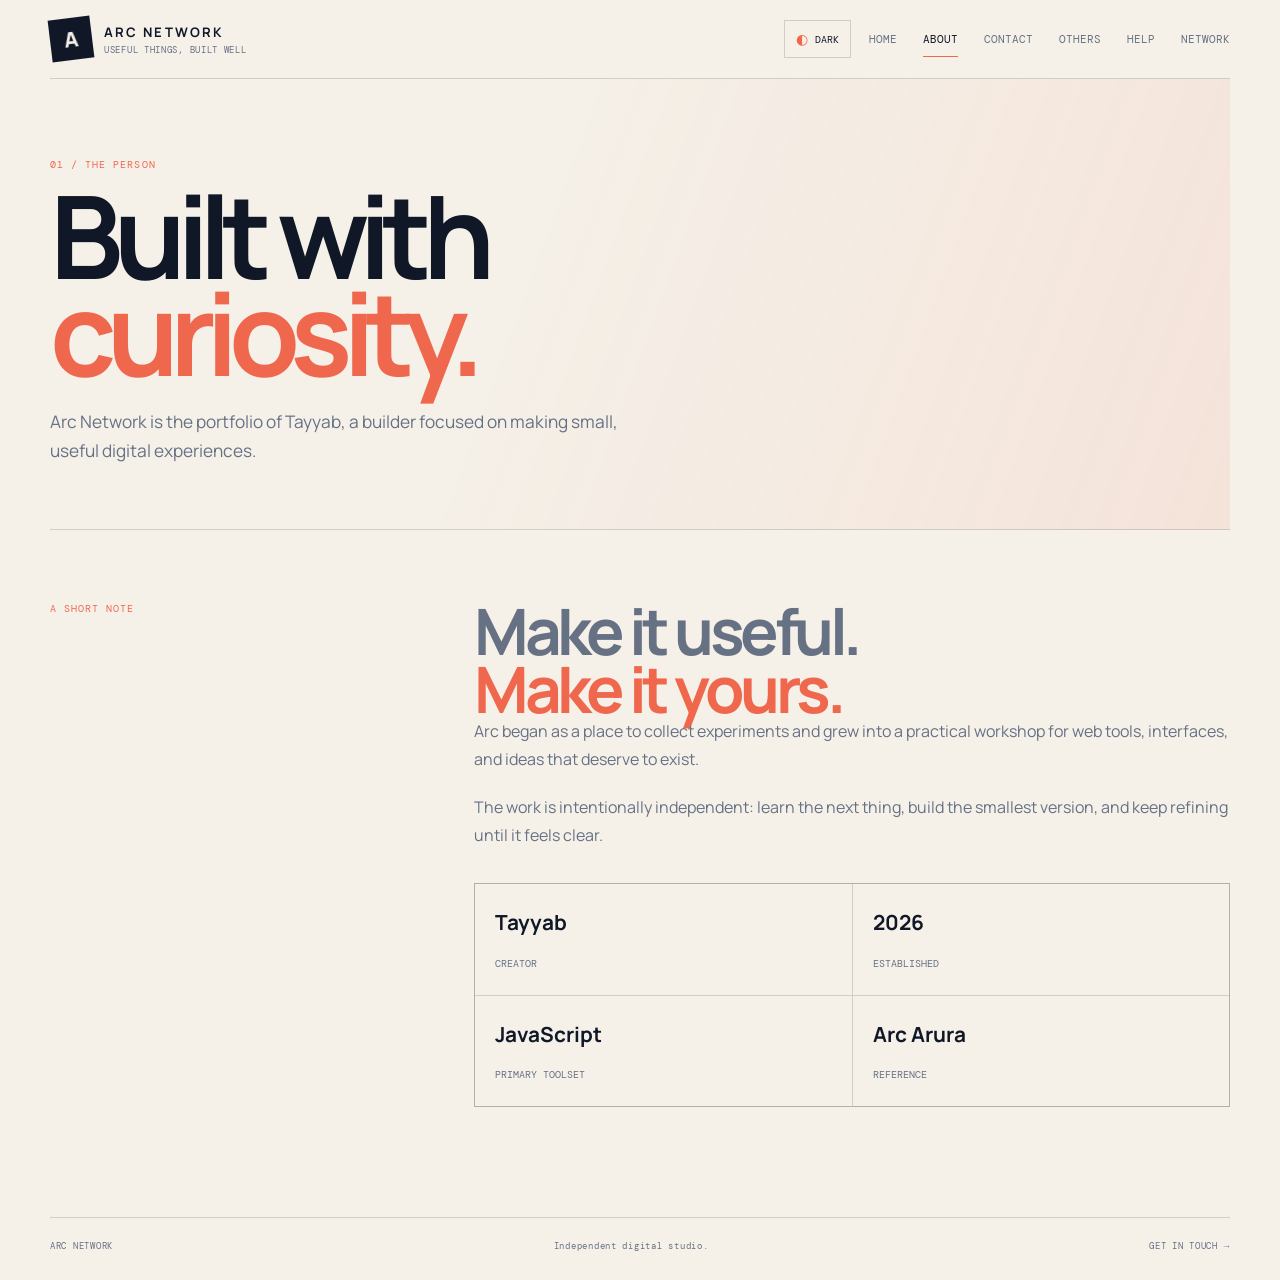
<file: HTML/about.html>
<!DOCTYPE html>
<html lang="en">
<head>
    <meta charset="UTF-8">
    <meta name="viewport" content="width=device-width, initial-scale=1.0">
    <title>About Arc Network | Arc Portfolio</title>
    <meta name="description" content="Learn about Tayyab and the ideas behind Arc Network's useful digital tools.">
    <meta name="robots" content="index, follow">
    <meta name="googlebot" content="index, follow">
    <link rel="canonical" href="https://arc-network.vercel.app/Arc%20Portfolio/HTML/about.html">
    <meta property="og:type" content="website">
    <meta property="og:site_name" content="Arc Network">
    <meta property="og:title" content="About Arc Network | Arc Portfolio">
    <meta property="og:description" content="Learn about Tayyab and the ideas behind Arc Network's useful digital tools.">
    <meta property="og:url" content="https://arc-network.vercel.app/Arc%20Portfolio/HTML/about.html">
    <meta property="og:image" content="https://arc-network.vercel.app/Arc%20Portfolio/Assets/arc-mark.svg">
    <meta name="twitter:card" content="summary_large_image">
    <meta name="twitter:title" content="About Arc Network | Arc Portfolio">
    <meta name="twitter:description" content="Learn about Tayyab and the ideas behind Arc Network's useful digital tools.">
    <meta name="twitter:image" content="https://arc-network.vercel.app/Arc%20Portfolio/Assets/arc-mark.svg">
    <link rel="icon" type="image/svg+xml" href="../Assets/arc-mark.svg">
    <link rel="apple-touch-icon" href="../Assets/arc-mark.svg">
    <link rel="manifest" href="../site.webmanifest">
    <link rel="stylesheet" href="../CSS/subpage.css">
</head>
<body>
    <header class="sub-header"><a class="brand" href="../index.html"><span class="brand-mark">A</span><span class="brand-copy"><strong>ARC NETWORK</strong><small>USEFUL THINGS, BUILT WELL</small></span></a><button class="theme-toggle" id="themeToggle" type="button" aria-label="Switch to dark theme" aria-pressed="false"><span class="theme-icon">◐</span><span class="theme-label">Dark</span></button><button class="menu-toggle" type="button" aria-expanded="false">Menu</button><nav class="sub-nav" aria-label="Main navigation"><a href="../index.html">Home</a><a class="is-active" href="./about.html">About</a><a href="./contact.html">Contact</a><a href="./others.html">Others</a><a href="./help.html">Help</a><a href="./network.html">Network</a></nav></header>
    <main class="sub-main"><section class="page-hero reveal"><p class="eyebrow">01 / THE PERSON</p><h1>Built with<br><em>curiosity.</em></h1><p>Arc Network is the portfolio of Tayyab, a builder focused on making small, useful digital experiences.</p></section><section class="content-grid reveal"><p class="section-label">A SHORT NOTE</p><div class="content-copy"><h2>Make it useful.<br><em>Make it yours.</em></h2><p>Arc began as a place to collect experiments and grew into a practical workshop for web tools, interfaces, and ideas that deserve to exist.</p><p>The work is intentionally independent: learn the next thing, build the smallest version, and keep refining until it feels clear.</p><div class="info-list"><div class="info-item"><strong>Tayyab</strong><span>Creator</span></div><div class="info-item"><strong>2026</strong><span>Established</span></div><div class="info-item"><strong>JavaScript</strong><span>Primary toolset</span></div><div class="info-item"><strong>Arc Arura</strong><span>Reference</span></div></div></div></section></main>
    <footer class="sub-footer"><span>ARC NETWORK</span><p>Independent digital studio.</p><span><a href="./contact.html">GET IN TOUCH →</a></span></footer><script src="../JS/theme.js"></script><script src="../JS/others.js"></script>
</body>
</html>
</file>
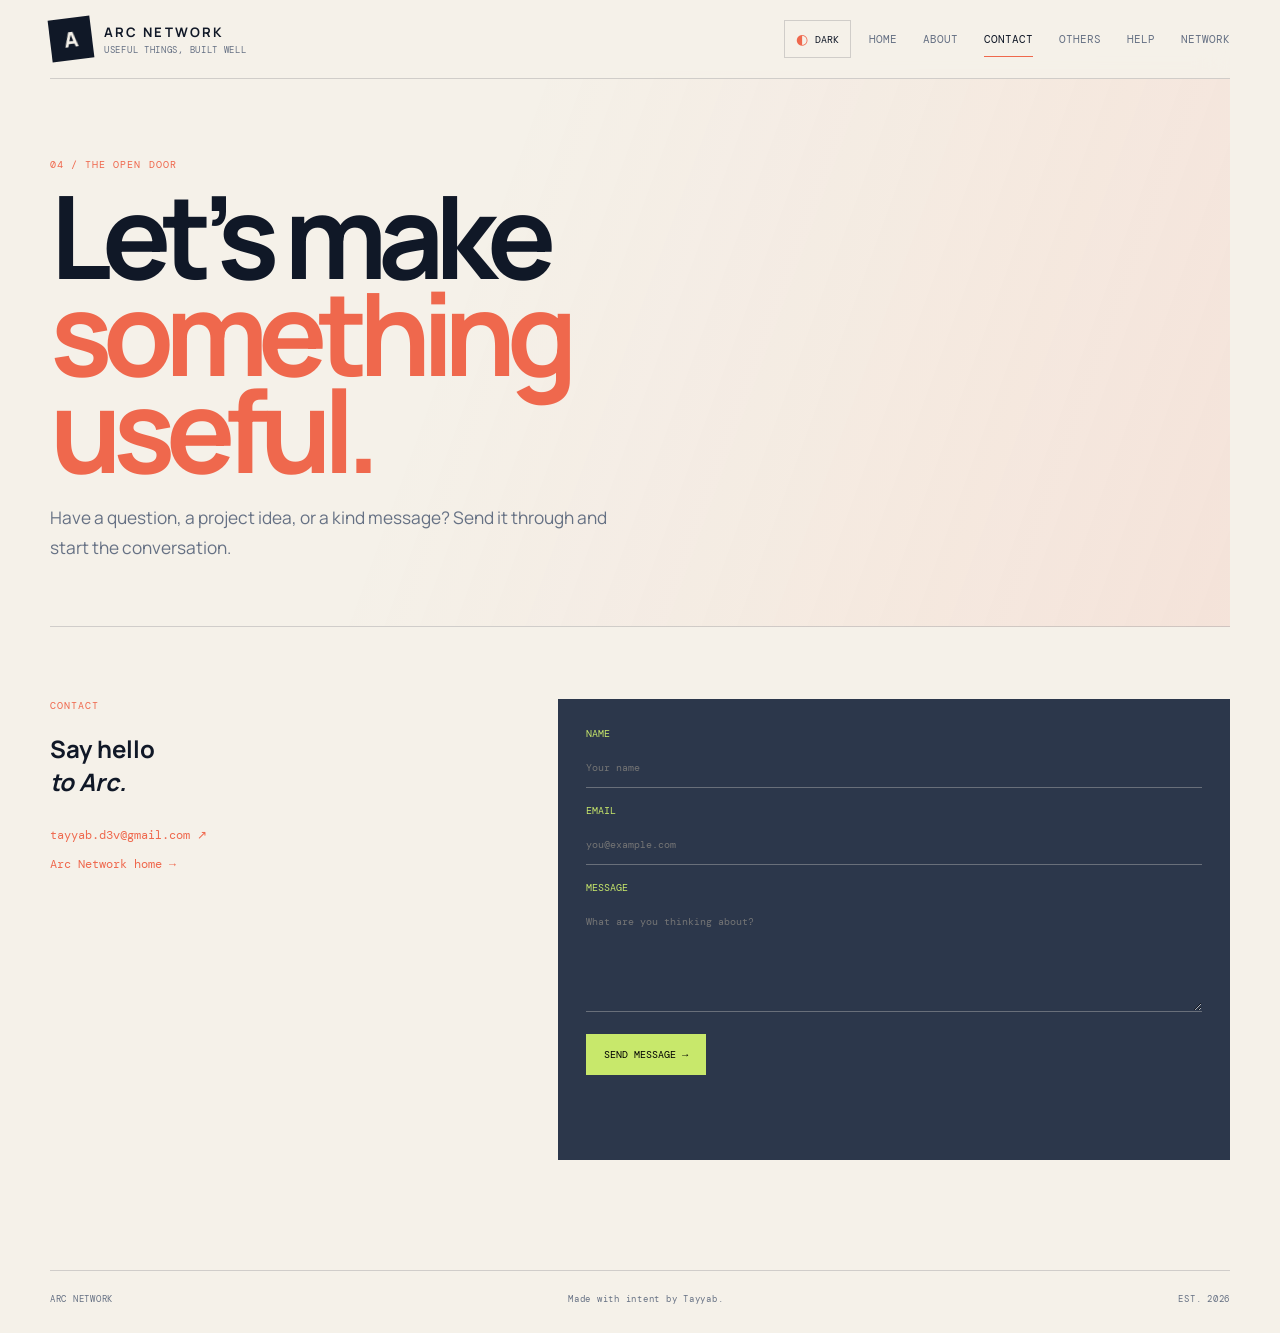
<file: HTML/contact.html>
<!DOCTYPE html>
<html lang="en">
<head>
    <meta charset="UTF-8">
    <meta name="viewport" content="width=device-width, initial-scale=1.0">
    <title>Contact Arc Network | Arc Portfolio</title>
    <meta name="description" content="Contact Tayyab about Arc Network projects, collaborations, and useful digital tools.">
    <meta name="robots" content="index, follow">
    <meta name="googlebot" content="index, follow">
    <link rel="canonical" href="https://arc-network.vercel.app/Arc%20Portfolio/HTML/contact.html">
    <meta property="og:type" content="website">
    <meta property="og:site_name" content="Arc Network">
    <meta property="og:title" content="Contact Arc Network | Arc Portfolio">
    <meta property="og:description" content="Contact Tayyab about Arc Network projects, collaborations, and useful digital tools.">
    <meta property="og:url" content="https://arc-network.vercel.app/Arc%20Portfolio/HTML/contact.html">
    <meta property="og:image" content="https://arc-network.vercel.app/Arc%20Portfolio/Assets/arc-mark.svg">
    <meta name="twitter:card" content="summary_large_image">
    <meta name="twitter:title" content="Contact Arc Network | Arc Portfolio">
    <meta name="twitter:description" content="Contact Tayyab about Arc Network projects, collaborations, and useful digital tools.">
    <meta name="twitter:image" content="https://arc-network.vercel.app/Arc%20Portfolio/Assets/arc-mark.svg">
    <link rel="icon" type="image/svg+xml" href="../Assets/arc-mark.svg">
    <link rel="apple-touch-icon" href="../Assets/arc-mark.svg">
    <link rel="manifest" href="../site.webmanifest">
    <link rel="stylesheet" href="../CSS/contact.css">
</head>
<body>
    <header class="sub-header"><a class="brand" href="../index.html"><span class="brand-mark">A</span><span class="brand-copy"><strong>ARC NETWORK</strong><small>USEFUL THINGS, BUILT WELL</small></span></a><button class="theme-toggle" id="themeToggle" type="button" aria-label="Switch to dark theme" aria-pressed="false"><span class="theme-icon">◐</span><span class="theme-label">Dark</span></button><button class="menu-toggle" type="button" aria-expanded="false">Menu</button><nav class="sub-nav" aria-label="Main navigation"><a href="../index.html">Home</a><a href="./about.html">About</a><a class="is-active" href="./contact.html">Contact</a><a href="./others.html">Others</a><a href="./help.html">Help</a><a href="./network.html">Network</a></nav></header>
    <main class="sub-main"><section class="page-hero reveal"><p class="eyebrow">04 / THE OPEN DOOR</p><h1>Let’s make<br><em>something useful.</em></h1><p>Have a question, a project idea, or a kind message? Send it through and start the conversation.</p></section><section class="contact-layout reveal"><div><p class="section-label">CONTACT</p><h2>Say hello<br><em>to Arc.</em></h2><div class="contact-links"><a href="mailto:tayyab.d3v@gmail.com">tayyab.d3v@gmail.com ↗</a><a href="../index.html">Arc Network home →</a></div></div><form class="contact-form" id="contactForm" action="https://formspree.io/f/xeaoovke" method="POST"><input type="hidden" name="_subject" value="New Arc Network message"><label>Name<input name="name" required placeholder="Your name"></label><label>Email<input name="email" type="email" required placeholder="you@example.com"></label><label>Message<textarea name="message" required placeholder="What are you thinking about?"></textarea></label><button type="submit">Send message →</button><p class="form-status" id="formStatus" role="status"></p></form></section></main>
    <footer class="sub-footer"><span>ARC NETWORK</span><p>Made with intent by Tayyab.</p><span>EST. 2026</span></footer><script src="../JS/theme.js"></script><script src="../JS/contact.js"></script>
</body>
</html>
</file>
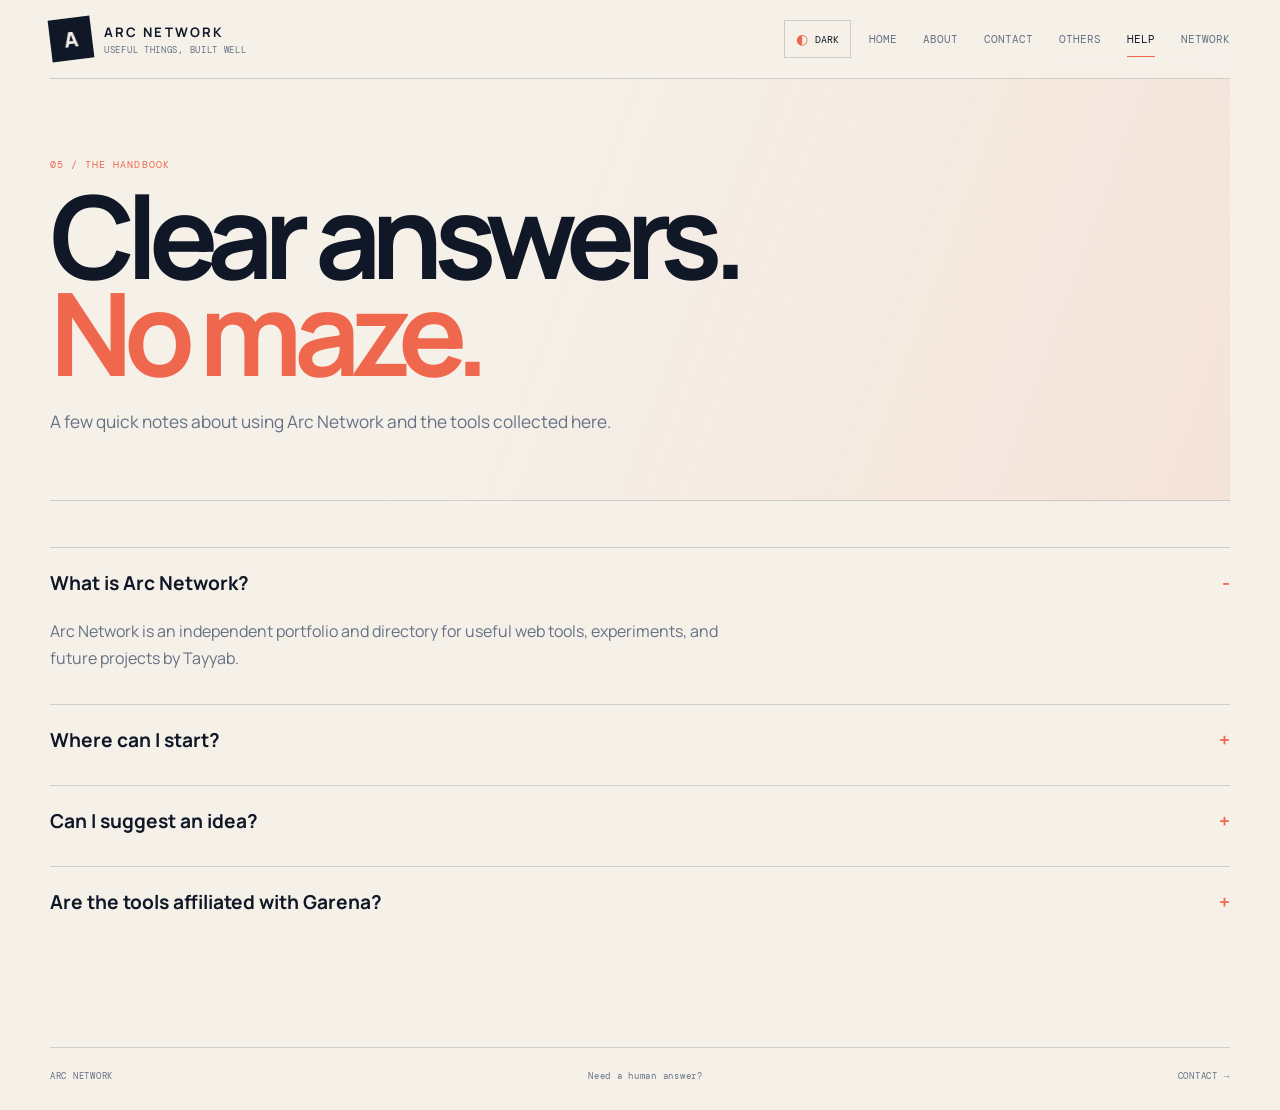
<file: HTML/help.html>
<!DOCTYPE html>
<html lang="en">
<head>
    <meta charset="UTF-8">
    <meta name="viewport" content="width=device-width, initial-scale=1.0">
    <title>Help and FAQ | Arc Network</title>
    <meta name="description" content="Find answers about Arc Network, its tools, and how to get support.">
    <meta name="robots" content="index, follow">
    <meta name="googlebot" content="index, follow">
    <link rel="canonical" href="https://arc-network.vercel.app/Arc%20Portfolio/HTML/help.html">
    <meta property="og:type" content="website">
    <meta property="og:site_name" content="Arc Network">
    <meta property="og:title" content="Help and FAQ | Arc Network">
    <meta property="og:description" content="Find answers about Arc Network, its tools, and how to get support.">
    <meta property="og:url" content="https://arc-network.vercel.app/Arc%20Portfolio/HTML/help.html">
    <meta property="og:image" content="https://arc-network.vercel.app/Arc%20Portfolio/Assets/arc-mark.svg">
    <meta name="twitter:card" content="summary_large_image">
    <meta name="twitter:title" content="Help and FAQ | Arc Network">
    <meta name="twitter:description" content="Find answers about Arc Network, its tools, and how to get support.">
    <meta name="twitter:image" content="https://arc-network.vercel.app/Arc%20Portfolio/Assets/arc-mark.svg">
    <link rel="icon" type="image/svg+xml" href="../Assets/arc-mark.svg">
    <link rel="apple-touch-icon" href="../Assets/arc-mark.svg">
    <link rel="manifest" href="../site.webmanifest">
    <link rel="stylesheet" href="../CSS/subpage.css">
</head>
<body>
    <header class="sub-header"><a class="brand" href="../index.html"><span class="brand-mark">A</span><span class="brand-copy"><strong>ARC NETWORK</strong><small>USEFUL THINGS, BUILT WELL</small></span></a><button class="theme-toggle" id="themeToggle" type="button" aria-label="Switch to dark theme" aria-pressed="false"><span class="theme-icon">◐</span><span class="theme-label">Dark</span></button><button class="menu-toggle" type="button" aria-expanded="false">Menu</button><nav class="sub-nav" aria-label="Main navigation"><a href="../index.html">Home</a><a href="./about.html">About</a><a href="./contact.html">Contact</a><a href="./others.html">Others</a><a class="is-active" href="./help.html">Help</a><a href="./network.html">Network</a></nav></header>
    <main class="sub-main"><section class="page-hero reveal"><p class="eyebrow">05 / THE HANDBOOK</p><h1>Clear answers.<br><em>No maze.</em></h1><p>A few quick notes about using Arc Network and the tools collected here.</p></section><section class="faq-list reveal"><details class="faq-item" open><summary>What is Arc Network?</summary><p>Arc Network is an independent portfolio and directory for useful web tools, experiments, and future projects by Tayyab.</p></details><details class="faq-item"><summary>Where can I start?</summary><p>Visit the Projects page or open Free Fire Inventory from the featured work cards on the homepage.</p></details><details class="faq-item"><summary>Can I suggest an idea?</summary><p>Yes. Use the Contact page to send a project idea, question, or collaboration note.</p></details><details class="faq-item"><summary>Are the tools affiliated with Garena?</summary><p>No. The Free Fire tool is an unofficial fan-made utility and is not affiliated with, endorsed by, or sponsored by Garena.</p></details></section></main>
    <footer class="sub-footer"><span>ARC NETWORK</span><p>Need a human answer?</p><span><a href="./contact.html">CONTACT →</a></span></footer><script src="../JS/theme.js"></script><script src="../JS/others.js"></script>
</body>
</html>
</file>
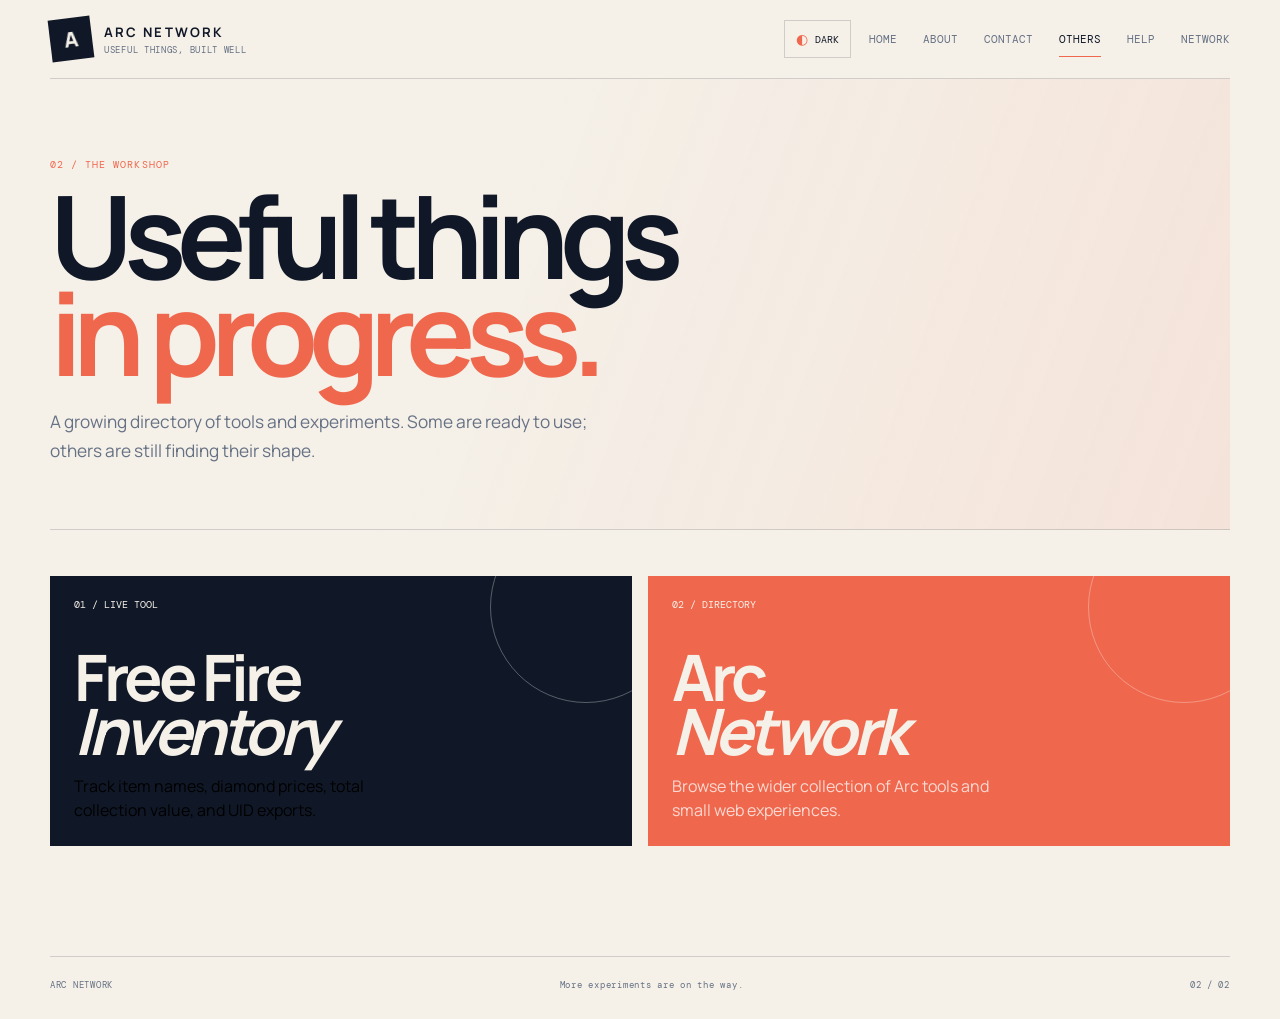
<file: HTML/others.html>
<!DOCTYPE html>
<html lang="en">
<head>
    <meta charset="UTF-8">
    <meta name="viewport" content="width=device-width, initial-scale=1.0">
    <title>Projects and Tools | Arc Network</title>
    <meta name="description" content="Explore the useful tools and web experiments built inside Arc Network.">
    <meta name="robots" content="index, follow">
    <meta name="googlebot" content="index, follow">
    <link rel="canonical" href="https://arc-network.vercel.app/Arc%20Portfolio/HTML/others.html">
    <meta property="og:type" content="website">
    <meta property="og:site_name" content="Arc Network">
    <meta property="og:title" content="Projects and Tools | Arc Network">
    <meta property="og:description" content="Explore the useful tools and web experiments built inside Arc Network.">
    <meta property="og:url" content="https://arc-network.vercel.app/Arc%20Portfolio/HTML/others.html">
    <meta property="og:image" content="https://arc-network.vercel.app/Arc%20Portfolio/Assets/arc-mark.svg">
    <meta name="twitter:card" content="summary_large_image">
    <meta name="twitter:title" content="Projects and Tools | Arc Network">
    <meta name="twitter:description" content="Explore the useful tools and web experiments built inside Arc Network.">
    <meta name="twitter:image" content="https://arc-network.vercel.app/Arc%20Portfolio/Assets/arc-mark.svg">
    <link rel="icon" type="image/svg+xml" href="../Assets/arc-mark.svg">
    <link rel="apple-touch-icon" href="../Assets/arc-mark.svg">
    <link rel="manifest" href="../site.webmanifest">
    <link rel="stylesheet" href="../CSS/subpage.css">
</head>
<body>
    <header class="sub-header"><a class="brand" href="../index.html"><span class="brand-mark">A</span><span class="brand-copy"><strong>ARC NETWORK</strong><small>USEFUL THINGS, BUILT WELL</small></span></a><button class="theme-toggle" id="themeToggle" type="button" aria-label="Switch to dark theme" aria-pressed="false"><span class="theme-icon">◐</span><span class="theme-label">Dark</span></button><button class="menu-toggle" type="button" aria-expanded="false">Menu</button><nav class="sub-nav" aria-label="Main navigation"><a href="../index.html">Home</a><a href="./about.html">About</a><a href="./contact.html">Contact</a><a class="is-active" href="./others.html">Others</a><a href="./help.html">Help</a><a href="./network.html">Network</a></nav></header>
    <main class="sub-main"><section class="page-hero reveal"><p class="eyebrow">02 / THE WORKSHOP</p><h1>Useful things<br><em>in progress.</em></h1><p>A growing directory of tools and experiments. Some are ready to use; others are still finding their shape.</p></section><section class="card-grid reveal"><a class="work-card" href="https://freefire-inventory.vercel.app"><small>01 / LIVE TOOL</small><h2>Free Fire<br><em>Inventory</em></h2><p style="color: black;">Track item names, diamond prices, total collection value, and UID exports.</p></a><a class="work-card" href="https://arc-arura.vercel.app"><small>02 / DIRECTORY</small><h2>Arc<br><em>Network</em></h2><p>Browse the wider collection of Arc tools and small web experiences.</p></a></section></main>
    <footer class="sub-footer"><span>ARC NETWORK</span><p>More experiments are on the way.</p><span>02 / 02</span></footer><script src="../JS/theme.js"></script><script src="../JS/others.js"></script>
</body>
</html>
</file>
<file: CSS/subpage.css>
@import url('https://fonts.googleapis.com/css2?family=DM+Mono:wght@400;500&family=Manrope:wght@400;500;600;700;800&display=swap');

:root { --ink:#101827; --paper:#f5f1e9; --line:rgba(16,24,39,.16); --muted:#667184; --coral:#ef684d; --lime:#c8e86b; }
html[data-theme='dark'] { --ink:#f5f1e9; --paper:#101827; --line:rgba(245,241,233,.18); --muted:#a8b1c0; --coral:#ff8066; --lime:#d8f47b; }
* { box-sizing:border-box; }
html { scroll-behavior:smooth; }
body { min-width:320px; margin:0; color:var(--ink); font-family:'Manrope',sans-serif; background:var(--paper); }
a { color:inherit; text-decoration:none; }
a:focus-visible,button:focus-visible,input:focus-visible,textarea:focus-visible { outline:2px solid var(--coral); outline-offset:4px; }
.sub-header { position:relative; z-index:5; width:min(1180px,calc(100% - 64px)); margin:0 auto; padding:24px 0; display:flex; align-items:center; justify-content:space-between; border-bottom:1px solid var(--line); }
.brand { display:flex; align-items:center; gap:12px; }.brand-mark { display:grid; width:42px; height:42px; place-items:center; color:var(--paper); background:var(--ink); font-size:1.3rem; font-weight:800; transform:rotate(-7deg); }.brand-copy { display:grid; gap:3px; }.brand-copy strong { font-size:.82rem; letter-spacing:.16em; }.brand-copy small { color:var(--muted); font-family:'DM Mono',monospace; font-size:.55rem; letter-spacing:.08em; }.sub-nav { display:flex; gap:26px; color:var(--muted); font-family:'DM Mono',monospace; font-size:.68rem; text-transform:uppercase; }.sub-nav a { padding:10px 0; border-bottom:1px solid transparent; }.sub-nav a:hover,.sub-nav a.is-active { color:var(--ink); border-color:var(--coral); }.menu-toggle { display:none; border:1px solid var(--ink); padding:9px 12px; color:var(--ink); background:transparent; font-family:'DM Mono',monospace; font-size:.65rem; text-transform:uppercase; }
.theme-toggle { display:inline-flex; align-items:center; gap:7px; margin-left:auto; margin-right:18px; border:1px solid var(--line); padding:9px 11px; color:var(--ink); background:transparent; font-family:'DM Mono',monospace; font-size:.62rem; text-transform:uppercase; cursor:pointer; }.theme-toggle:hover { color:var(--paper); background:var(--ink); }.theme-icon { color:var(--coral); font-size:.9rem; }
.sub-main { width:min(1180px,calc(100% - 64px)); margin:0 auto; }.page-hero { padding:88px 0 64px; border-bottom:1px solid var(--line); }.eyebrow,.section-label { margin:0 0 16px; color:var(--coral); font-family:'DM Mono',monospace; font-size:.65rem; letter-spacing:.1em; text-transform:uppercase; }.page-hero h1 { max-width:800px; margin:0; font-size:clamp(4rem,9vw,8rem); line-height:.84; letter-spacing:-.08em; }.page-hero h1 em,.content-grid h2 em { color:var(--coral); font-style:normal; }.page-hero p:last-child { max-width:590px; margin:26px 0 0; color:var(--muted); font-size:1.08rem; line-height:1.7; }
.content-grid { display:grid; grid-template-columns:.65fr 1.35fr; gap:60px; padding:72px 0 110px; }.content-grid h2 { margin:0; font-size:clamp(2.4rem,5vw,4.7rem); line-height:.9; letter-spacing:-.07em; }.content-copy { color:var(--muted); line-height:1.75; }.content-copy p { margin:0 0 20px; }.content-copy strong { color:var(--ink); }.info-list { display:grid; grid-template-columns:repeat(2,1fr); gap:1px; margin-top:34px; background:var(--line); border:1px solid var(--line); }.info-item { padding:20px; background:var(--paper); }.info-item strong { display:block; margin-bottom:6px; font-size:1.3rem; }.info-item span { color:var(--muted); font-family:'DM Mono',monospace; font-size:.6rem; text-transform:uppercase; }
.card-grid { display:grid; grid-template-columns:repeat(2,1fr); gap:16px; padding:46px 0 110px; }.work-card { position:relative; min-height:270px; padding:24px; display:flex; flex-direction:column; justify-content:flex-end; overflow:hidden; color:var(--paper); background:var(--ink); }.work-card:nth-child(2n) { background:var(--coral); }.work-card::after { content:''; position:absolute; width:190px; height:190px; top:-65px; right:-50px; border:1px solid rgba(255,255,255,.3); border-radius:50%; }.work-card small { position:absolute; top:22px; left:24px; font-family:'DM Mono',monospace; font-size:.6rem; }.work-card h2 { position:relative; z-index:1; margin:0; font-size:clamp(2rem,5vw,4rem); line-height:.85; letter-spacing:-.07em; }.work-card p { max-width:340px; margin:16px 0 0; color:rgba(255,255,255,.75); line-height:1.5; }
.contact-layout { display:grid; grid-template-columns:.8fr 1.2fr; gap:60px; padding:72px 0 110px; }.contact-links { display:grid; gap:14px; margin-top:30px; }.contact-links a { color:var(--coral); font-family:'DM Mono',monospace; font-size:.72rem; }.contact-form { display:grid; gap:16px; padding:28px; background:var(--ink); color:var(--paper); }.contact-form label { display:grid; gap:8px; color:var(--lime); font-family:'DM Mono',monospace; font-size:.63rem; text-transform:uppercase; }.contact-form input,.contact-form textarea { width:100%; padding:13px 0; border:0; border-bottom:1px solid rgba(245,241,233,.3); outline:0; color:var(--paper); background:transparent; font:inherit; }.contact-form textarea { min-height:110px; resize:vertical; }.contact-form input:focus,.contact-form textarea:focus { border-color:var(--lime); }.contact-form button { width:max-content; margin-top:6px; padding:14px 18px; border:0; color:var(--ink); background:var(--lime); font-family:'DM Mono',monospace; font-size:.65rem; text-transform:uppercase; cursor:pointer; }.form-status { min-height:20px; color:var(--lime); font-family:'DM Mono',monospace; font-size:.65rem; }
.faq-list { display:grid; gap:10px; padding:46px 0 110px; }.faq-item { border-top:1px solid var(--line); }.faq-item summary { padding:22px 0; cursor:pointer; font-size:1.2rem; font-weight:700; list-style:none; }.faq-item summary::-webkit-details-marker { display:none; }.faq-item summary::after { float:right; color:var(--coral); content:'+'; }.faq-item[open] summary::after { content:'-'; }.faq-item p { max-width:700px; margin:0 0 22px; color:var(--muted); line-height:1.7; }
.network-board { display:grid; grid-template-columns:repeat(3,1fr); gap:16px; padding:46px 0 110px; }.network-card { min-height:240px; padding:24px; display:flex; flex-direction:column; justify-content:space-between; border:1px solid var(--line); background:rgba(255,255,255,.22); }.network-card:nth-child(2) { background:var(--lime); }.network-card:nth-child(3) { color:var(--paper); background:var(--ink); }.network-card span { color:var(--coral); font-family:'DM Mono',monospace; font-size:.62rem; }.network-card h2 { margin:30px 0 0; font-size:2.2rem; line-height:.9; letter-spacing:-.06em; }.network-card p { color:var(--muted); line-height:1.5; }.network-card:nth-child(3) p { color:rgba(245,241,233,.68); }
.sub-footer { width:min(1180px,calc(100% - 64px)); margin:0 auto; padding:22px 0 28px; display:flex; justify-content:space-between; color:var(--muted); border-top:1px solid var(--line); font-family:'DM Mono',monospace; font-size:.58rem; letter-spacing:.08em; }.sub-footer p { margin:0; }.reveal { opacity:0; transform:translateY(18px); transition:opacity .6s ease,transform .6s ease; }.reveal.is-visible { opacity:1; transform:none; }
@media (max-width:760px) { .sub-header,.sub-main,.sub-footer { width:calc(100% - 40px); }.sub-header { padding:18px 0; }.menu-toggle { display:block; }.sub-nav { position:absolute; top:70px; right:0; left:0; display:none; padding:12px 18px; flex-direction:column; gap:2px; background:var(--paper); border:1px solid var(--ink); box-shadow:5px 5px 0 var(--coral); }.sub-nav.is-open { display:flex; }.sub-nav a { padding:13px 0; }.page-hero { padding:64px 0 48px; }.page-hero h1 { font-size:clamp(3.8rem,18vw,6rem); }.content-grid,.contact-layout { grid-template-columns:1fr; gap:28px; padding:54px 0 76px; }.card-grid,.network-board { grid-template-columns:1fr; padding:36px 0 76px; }.info-list { grid-template-columns:1fr; }.sub-footer { align-items:flex-start; flex-direction:column; gap:10px; line-height:1.5; } }
@media (max-width:420px) { .sub-header,.sub-main,.sub-footer { width:calc(100% - 32px); }.brand { gap:9px; }.brand-mark { width:36px; height:36px; }.brand strong { font-size:.72rem; }.brand small { font-size:.48rem; }.contact-form { padding:20px; }.work-card,.network-card { min-height:240px; } }
@media (prefers-reduced-motion:reduce) { .reveal { opacity:1; transform:none; transition:none; } }

/* Fixed navigation and gradient page surfaces */
.sub-header { position: fixed; z-index: 20; top: 0; right: 0; left: 0; width: min(1180px, calc(100% - 64px)); margin: 0 auto; padding: 18px 0; background: color-mix(in srgb, var(--paper) 88%, transparent); backdrop-filter: blur(16px); }
.sub-main { padding-top: 70px; }
.page-hero { background: linear-gradient(110deg, transparent 35%, color-mix(in srgb, var(--coral) 10%, transparent)); }
.network-card:nth-child(2) { background-image: url('../assets/arc-wave.svg'); background-size: cover; }
@media (max-width: 760px) { .sub-header { width: calc(100% - 40px); } }
@media (max-width: 420px) { .sub-header { width: calc(100% - 32px); } }
</file>
<file: CSS/contact.css>
@import url('https://fonts.googleapis.com/css2?family=DM+Mono:wght@400;500&family=Manrope:wght@400;500;600;700;800&display=swap');

:root {
    --ink: #101827;
    --paper: #f5f1e9;
    --line: rgba(16, 24, 39, .16);
    --muted: #667184;
    --coral: #ef684d;
    --lime: #c8e86b;
}

html[data-theme='dark'] {
    --ink: #f5f1e9;
    --paper: #101827;
    --line: rgba(245, 241, 233, .18);
    --muted: #a8b1c0;
    --coral: #ff8066;
    --lime: #d8f47b;
}

* {
    box-sizing: border-box;
}

html {
    scroll-behavior: smooth;
}

body {
    min-width: 320px;
    margin: 0;
    color: var(--ink);
    font-family: 'Manrope', sans-serif;
    background: var(--paper);
}

a {
    color: inherit;
    text-decoration: none;
}

a:focus-visible,
button:focus-visible,
input:focus-visible,
textarea:focus-visible {
    outline: 2px solid var(--coral);
    outline-offset: 4px;
}

.sub-header {
    position: relative;
    z-index: 5;
    width: min(1180px, calc(100% - 64px));
    margin: 0 auto;
    padding: 24px 0;
    display: flex;
    align-items: center;
    justify-content: space-between;
    border-bottom: 1px solid var(--line);
}

.brand {
    display: flex;
    align-items: center;
    gap: 12px;
}

.brand-mark {
    display: grid;
    width: 42px;
    height: 42px;
    place-items: center;
    color: var(--paper);
    background: var(--ink);
    font-size: 1.3rem;
    font-weight: 800;
    transform: rotate(-7deg);
}

.brand-copy {
    display: grid;
    gap: 3px;
}

.brand-copy strong {
    font-size: .82rem;
    letter-spacing: .16em;
}

.brand-copy small {
    color: var(--muted);
    font-family: 'DM Mono', monospace;
    font-size: .55rem;
    letter-spacing: .08em;
}

.sub-nav {
    display: flex;
    gap: 26px;
    color: var(--muted);
    font-family: 'DM Mono', monospace;
    font-size: .68rem;
    text-transform: uppercase;
}

.sub-nav a {
    padding: 10px 0;
    border-bottom: 1px solid transparent;
}

.sub-nav a:hover,
.sub-nav a.is-active {
    color: var(--ink);
    border-color: var(--coral);
}

.menu-toggle {
    display: none;
    border: 1px solid var(--ink);
    padding: 9px 12px;
    color: var(--ink);
    background: transparent;
    font-family: 'DM Mono', monospace;
    font-size: .65rem;
    text-transform: uppercase;
}

.theme-toggle {
    display: inline-flex;
    align-items: center;
    gap: 7px;
    margin-left: auto;
    margin-right: 18px;
    border: 1px solid var(--line);
    padding: 9px 11px;
    color: var(--ink);
    background: transparent;
    font-family: 'DM Mono', monospace;
    font-size: .62rem;
    text-transform: uppercase;
    cursor: pointer;
}

.theme-toggle:hover {
    color: var(--paper);
    background: var(--ink);
}

.theme-icon {
    color: var(--coral);
    font-size: .9rem;
}

.sub-main {
    width: min(1180px, calc(100% - 64px));
    margin: 0 auto;
}

.page-hero {
    padding: 88px 0 64px;
    border-bottom: 1px solid var(--line);
}

.eyebrow,
.section-label {
    margin: 0 0 16px;
    color: var(--coral);
    font-family: 'DM Mono', monospace;
    font-size: .65rem;
    letter-spacing: .1em;
    text-transform: uppercase;
}

.page-hero h1 {
    max-width: 800px;
    margin: 0;
    font-size: clamp(4rem, 9vw, 8rem);
    line-height: .84;
    letter-spacing: -.08em;
}

.page-hero h1 em,
.content-grid h2 em {
    color: var(--coral);
    font-style: normal;
}

.page-hero p:last-child {
    max-width: 590px;
    margin: 26px 0 0;
    color: var(--muted);
    font-size: 1.08rem;
    line-height: 1.7;
}

.content-grid {
    display: grid;
    grid-template-columns: .65fr 1.35fr;
    gap: 60px;
    padding: 72px 0 110px;
}

.content-grid h2 {
    margin: 0;
    font-size: clamp(2.4rem, 5vw, 4.7rem);
    line-height: .9;
    letter-spacing: -.07em;
}

.content-copy {
    color: var(--muted);
    line-height: 1.75;
}

.content-copy p {
    margin: 0 0 20px;
}

.content-copy strong {
    color: var(--ink);
}

.info-list {
    display: grid;
    grid-template-columns: repeat(2, 1fr);
    gap: 1px;
    margin-top: 34px;
    background: var(--line);
    border: 1px solid var(--line);
}

.info-item {
    padding: 20px;
    background: var(--paper);
}

.info-item strong {
    display: block;
    margin-bottom: 6px;
    font-size: 1.3rem;
}

.info-item span {
    color: var(--muted);
    font-family: 'DM Mono', monospace;
    font-size: .6rem;
    text-transform: uppercase;
}

.card-grid {
    display: grid;
    grid-template-columns: repeat(2, 1fr);
    gap: 16px;
    padding: 46px 0 110px;
}

.work-card {
    position: relative;
    min-height: 270px;
    padding: 24px;
    display: flex;
    flex-direction: column;
    justify-content: flex-end;
    overflow: hidden;
    color: var(--paper);
    background: var(--ink);
}

.work-card:nth-child(2n) {
    background: var(--coral);
}

.work-card::after {
    content: '';
    position: absolute;
    width: 190px;
    height: 190px;
    top: -65px;
    right: -50px;
    border: 1px solid rgba(255, 255, 255, .3);
    border-radius: 50%;
}

.work-card small {
    position: absolute;
    top: 22px;
    left: 24px;
    font-family: 'DM Mono', monospace;
    font-size: .6rem;
}

.work-card h2 {
    position: relative;
    z-index: 1;
    margin: 0;
    font-size: clamp(2rem, 5vw, 4rem);
    line-height: .85;
    letter-spacing: -.07em;
}

.work-card p {
    max-width: 340px;
    margin: 16px 0 0;
    color: rgba(255, 255, 255, .75);
    line-height: 1.5;
}

.contact-layout {
    display: grid;
    grid-template-columns: .8fr 1.2fr;
    gap: 60px;
    padding: 72px 0 110px;
}

.contact-links {
    display: grid;
    gap: 14px;
    margin-top: 30px;
}

.contact-links a {
    color: var(--coral);
    font-family: 'DM Mono', monospace;
    font-size: .72rem;
}

.contact-form {
    display: grid;
    gap: 16px;
    padding: 28px;
    /* background: var(--ink); */
    background: #2c374b;
    color: var(--paper);
}

.contact-form label {
    display: grid;
    gap: 8px;
    color: var(--lime);
    font-family: 'DM Mono', monospace;
    font-size: .63rem;
    text-transform: uppercase;
}

.contact-form input,
.contact-form textarea {
    width: 100%;
    padding: 13px 0;
    border: 0;
    border-bottom: 1px solid rgba(245, 241, 233, .3);
    outline: 0;
    /* color: var(--paper); */
    color: white;
    background: transparent;
    font: inherit;
}

.contact-form textarea {
    min-height: 110px;
    resize: vertical;
}

.contact-form input:focus,
.contact-form textarea:focus {
    border-color: var(--lime);
}

.contact-form button {
    width: max-content;
    margin-top: 6px;
    padding: 14px 18px;
    border: 0;
    /* color: var(--ink); */
    color: black;
    background: var(--lime);
    font-family: 'DM Mono', monospace;
    font-size: .65rem;
    text-transform: uppercase;
    cursor: pointer;
}

.form-status {
    min-height: 20px;
    color: var(--lime);
    font-family: 'DM Mono', monospace;
    font-size: .65rem;
}

.faq-list {
    display: grid;
    gap: 10px;
    padding: 46px 0 110px;
}

.faq-item {
    border-top: 1px solid var(--line);
}

.faq-item summary {
    padding: 22px 0;
    cursor: pointer;
    font-size: 1.2rem;
    font-weight: 700;
    list-style: none;
}

.faq-item summary::-webkit-details-marker {
    display: none;
}

.faq-item summary::after {
    float: right;
    color: var(--coral);
    content: '+';
}

.faq-item[open] summary::after {
    content: '-';
}

.faq-item p {
    max-width: 700px;
    margin: 0 0 22px;
    color: var(--muted);
    line-height: 1.7;
}

.network-board {
    display: grid;
    grid-template-columns: repeat(3, 1fr);
    gap: 16px;
    padding: 46px 0 110px;
}

.network-card {
    min-height: 240px;
    padding: 24px;
    display: flex;
    flex-direction: column;
    justify-content: space-between;
    border: 1px solid var(--line);
    background: rgba(255, 255, 255, .22);
}

.network-card:nth-child(2) {
    background: var(--lime);
}

.network-card:nth-child(3) {
    color: var(--paper);
    background: var(--ink);
}

.network-card span {
    color: var(--coral);
    font-family: 'DM Mono', monospace;
    font-size: .62rem;
}

.network-card h2 {
    margin: 30px 0 0;
    font-size: 2.2rem;
    line-height: .9;
    letter-spacing: -.06em;
}

.network-card p {
    color: var(--muted);
    line-height: 1.5;
}

.network-card:nth-child(3) p {
    color: rgba(245, 241, 233, .68);
}

.sub-footer {
    width: min(1180px, calc(100% - 64px));
    margin: 0 auto;
    padding: 22px 0 28px;
    display: flex;
    justify-content: space-between;
    color: var(--muted);
    border-top: 1px solid var(--line);
    font-family: 'DM Mono', monospace;
    font-size: .58rem;
    letter-spacing: .08em;
}

.sub-footer p {
    margin: 0;
}

.reveal {
    opacity: 0;
    transform: translateY(18px);
    transition: opacity .6s ease, transform .6s ease;
}

.reveal.is-visible {
    opacity: 1;
    transform: none;
}

@media (max-width:760px) {

    .sub-header,
    .sub-main,
    .sub-footer {
        width: calc(100% - 40px);
    }

    .sub-header {
        padding: 18px 0;
    }

    .menu-toggle {
        display: block;
    }

    .sub-nav {
        position: absolute;
        top: 70px;
        right: 0;
        left: 0;
        display: none;
        padding: 12px 18px;
        flex-direction: column;
        gap: 2px;
        background: var(--paper);
        border: 1px solid var(--ink);
        box-shadow: 5px 5px 0 var(--coral);
    }

    .sub-nav.is-open {
        display: flex;
    }

    .sub-nav a {
        padding: 13px 0;
    }

    .page-hero {
        padding: 64px 0 48px;
    }

    .page-hero h1 {
        font-size: clamp(3.8rem, 18vw, 6rem);
    }

    .content-grid,
    .contact-layout {
        grid-template-columns: 1fr;
        gap: 28px;
        padding: 54px 0 76px;
    }

    .card-grid,
    .network-board {
        grid-template-columns: 1fr;
        padding: 36px 0 76px;
    }

    .info-list {
        grid-template-columns: 1fr;
    }

    .sub-footer {
        align-items: flex-start;
        flex-direction: column;
        gap: 10px;
        line-height: 1.5;
    }
}

@media (max-width:420px) {

    .sub-header,
    .sub-main,
    .sub-footer {
        width: calc(100% - 32px);
    }

    .brand {
        gap: 9px;
    }

    .brand-mark {
        width: 36px;
        height: 36px;
    }

    .brand strong {
        font-size: .72rem;
    }

    .brand small {
        font-size: .48rem;
    }

    .contact-form {
        padding: 20px;
    }

    .work-card,
    .network-card {
        min-height: 240px;
    }
}

@media (prefers-reduced-motion:reduce) {
    .reveal {
        opacity: 1;
        transform: none;
        transition: none;
    }
}

/* Fixed navigation and gradient page surfaces */
.sub-header {
    position: fixed;
    z-index: 20;
    top: 0;
    right: 0;
    left: 0;
    width: min(1180px, calc(100% - 64px));
    margin: 0 auto;
    padding: 18px 0;
    background: color-mix(in srgb, var(--paper) 88%, transparent);
    backdrop-filter: blur(16px);
}

.sub-main {
    padding-top: 70px;
}

.page-hero {
    background: linear-gradient(110deg, transparent 35%, color-mix(in srgb, var(--coral) 10%, transparent));
}

.network-card:nth-child(2) {
    background-image: url('../assets/arc-wave.svg');
    background-size: cover;
}

@media (max-width: 760px) {
    .sub-header {
        width: calc(100% - 40px);
    }
}

@media (max-width: 420px) {
    .sub-header {
        width: calc(100% - 32px);
    }
}
</file>
